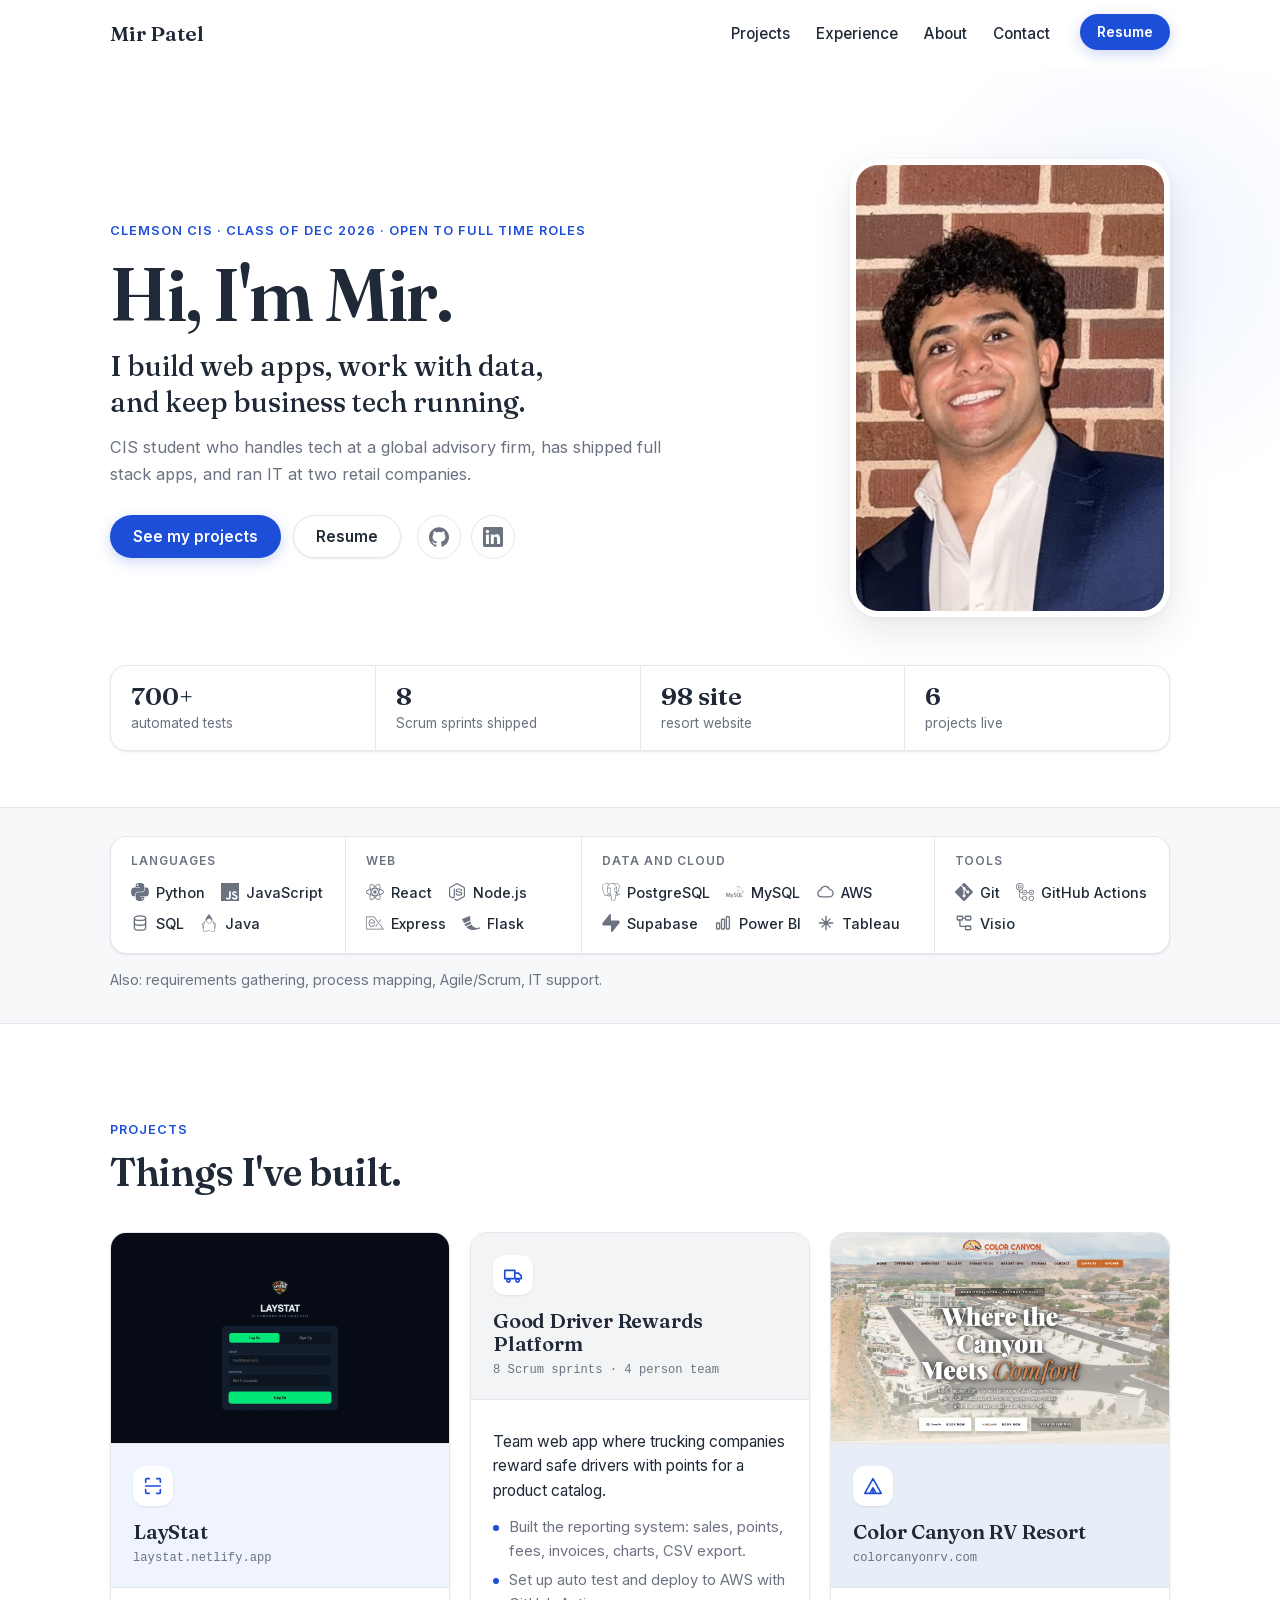
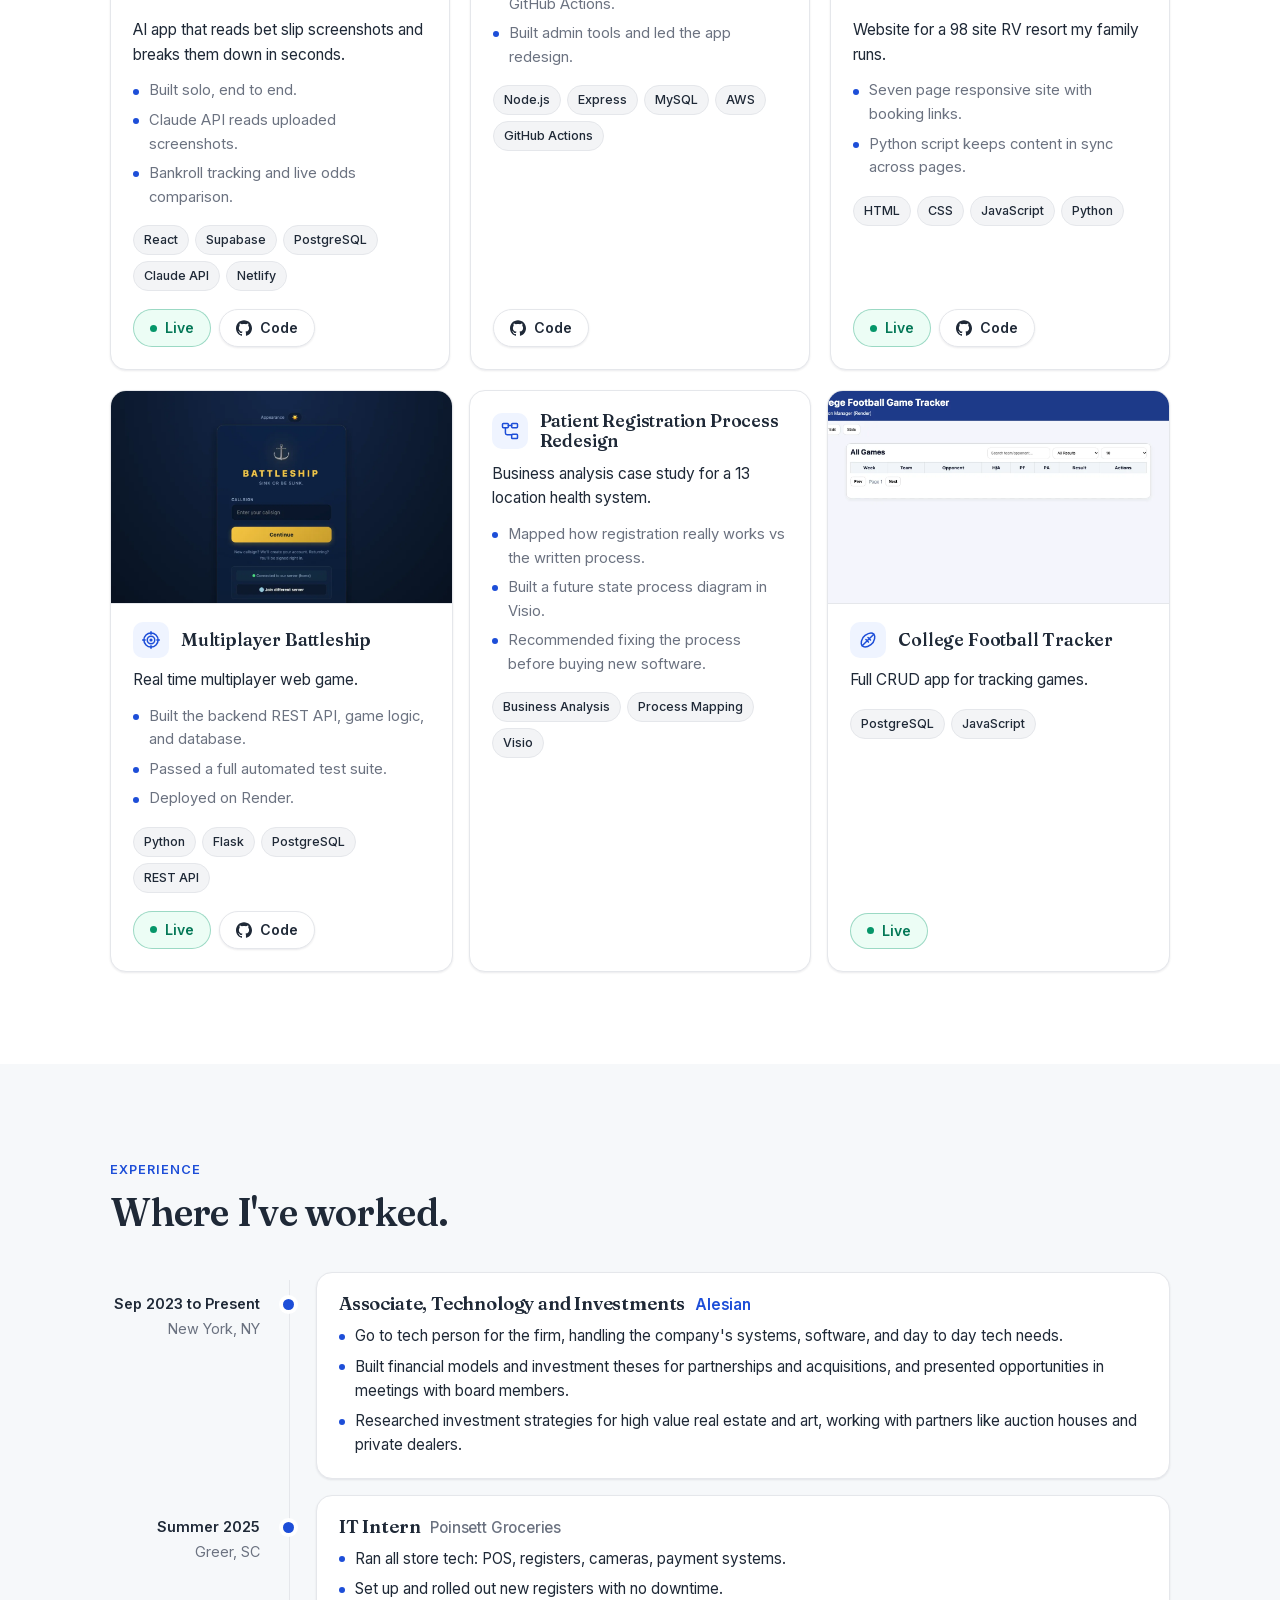
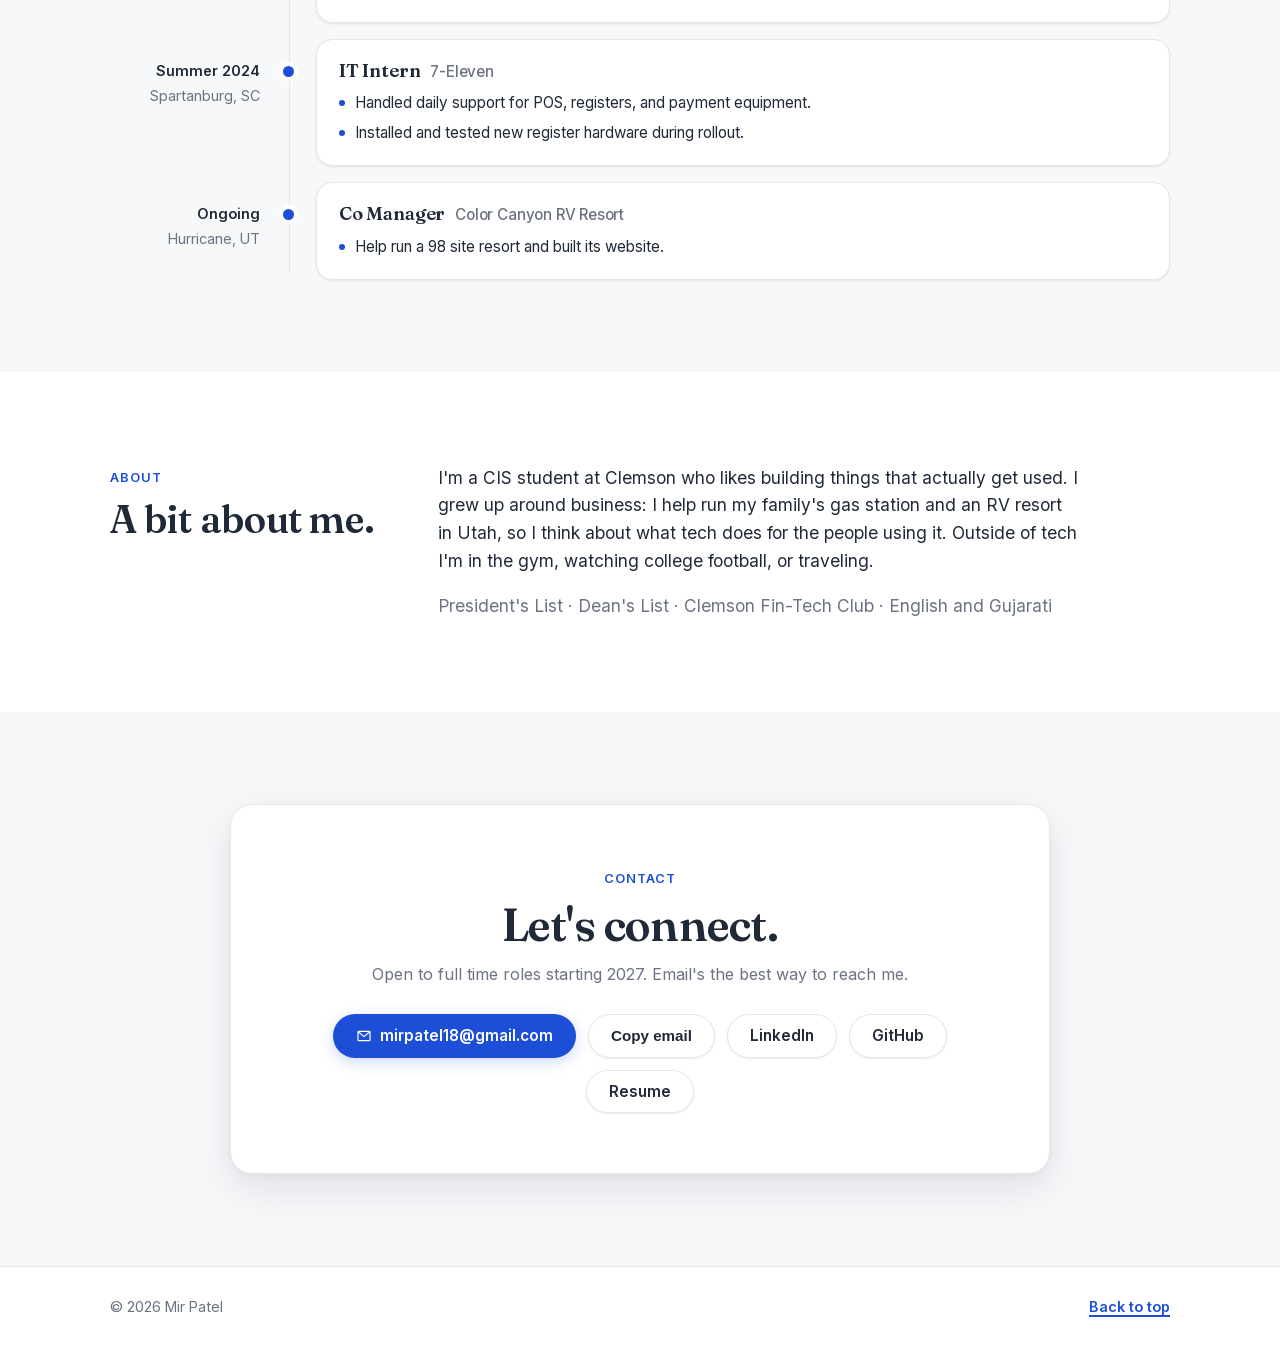
<file: index.html>
<!DOCTYPE html>
<html lang="en" class="no-js">
<head>
  <meta charset="UTF-8">
  <meta name="viewport" content="width=device-width, initial-scale=1.0">
  <title>Mir Patel | Software, Data, and IT</title>
  <meta name="description" content="Mir Patel builds web apps, works with data, and keeps business tech running. Clemson Computer Information Systems, class of December 2026, open to full time roles.">
  <meta name="author" content="Mir Patel">
  <meta name="theme-color" content="#FFFFFF" media="(prefers-color-scheme: light)">
  <meta name="theme-color" content="#0F172A" media="(prefers-color-scheme: dark)">
  <link rel="canonical" href="https://mirpatel.one/">

  <!-- Open Graph / LinkedIn -->
  <meta property="og:type" content="website">
  <meta property="og:url" content="https://mirpatel.one/">
  <meta property="og:site_name" content="Mir Patel">
  <meta property="og:title" content="Mir Patel | Software, Data, and IT">
  <meta property="og:description" content="I build web apps, work with data, and keep business tech running. Clemson CIS, class of December 2026.">
  <meta property="og:image" content="https://mirpatel.one/assets/images/og-image.png">
  <meta property="og:image:width" content="1200">
  <meta property="og:image:height" content="630">
  <meta property="og:image:alt" content="Mir Patel. I build web apps, work with data, and keep business tech running.">
  <meta name="twitter:card" content="summary_large_image">
  <meta name="twitter:title" content="Mir Patel | Software, Data, and IT">
  <meta name="twitter:description" content="I build web apps, work with data, and keep business tech running. Clemson CIS, class of December 2026.">
  <meta name="twitter:image" content="https://mirpatel.one/assets/images/og-image.png">

  <!-- Icons -->
  <link rel="icon" href="assets/images/favicon.svg" type="image/svg+xml">
  <link rel="icon" href="assets/images/favicon-32.png" sizes="32x32" type="image/png">
  <link rel="apple-touch-icon" href="assets/images/apple-touch-icon.png">

  <!-- Preloads (fonts are self hosted) -->
  <link rel="preload" href="assets/fonts/fraunces-latin.woff2" as="font" type="font/woff2" crossorigin>
  <link rel="preload" href="assets/fonts/inter-latin.woff2" as="font" type="font/woff2" crossorigin>
  <link rel="preload" href="assets/images/headshot.webp" as="image" type="image/webp" fetchpriority="high">

  <link rel="stylesheet" href="styles.css">

  <script type="application/ld+json">
  {
    "@context": "https://schema.org",
    "@type": "Person",
    "name": "Mir Patel",
    "url": "https://mirpatel.one/",
    "image": "https://mirpatel.one/assets/images/headshot.jpg",
    "jobTitle": "Associate, Technology and Investments",
    "worksFor": { "@type": "Organization", "name": "Alesian", "url": "https://www.alesian.com" },
    "alumniOf": { "@type": "CollegeOrUniversity", "name": "Clemson University" },
    "sameAs": [
      "https://www.linkedin.com/in/mir-patel-273364245/",
      "https://github.com/mirpatelll"
    ]
  }
  </script>
</head>
<body>
  <a class="skip-link" href="#main">Skip to content</a>

  <!-- ============ NAV ============ -->
  <header class="site-header">
    <nav class="nav container" aria-label="Primary">
      <a class="brand" href="#top">Mir Patel</a>

      <button class="nav-toggle" type="button" aria-expanded="false" aria-controls="nav-menu" aria-label="Open menu">
        <span class="nav-toggle-bar"></span>
        <span class="nav-toggle-bar"></span>
        <span class="nav-toggle-bar"></span>
      </button>

      <div class="nav-menu" id="nav-menu">
        <ul class="nav-links">
          <li><a href="#projects">Projects</a></li>
          <li><a href="#experience">Experience</a></li>
          <li><a href="#about">About</a></li>
          <li><a href="#contact">Contact</a></li>
        </ul>
        <a class="btn btn-primary btn-sm" href="assets/Mir_Patel_Resume.pdf?v=2" target="_blank" rel="noopener">Resume</a>
      </div>
    </nav>
  </header>

  <main id="main">
    <!-- ============ HERO ============ -->
    <section class="hero" id="top">
      <div class="container hero-inner">
        <div class="hero-text">
          <p class="eyebrow">Clemson CIS · Class of Dec 2026 · Open to full time roles</p>
          <h1 class="hero-title">Hi, I'm Mir.</h1>
          <p class="hero-sub">I build web apps, work with data, and keep business tech running.</p>
          <p class="hero-line">CIS student who handles tech at a global advisory firm, has shipped full stack apps, and ran IT at two retail companies.</p>
          <div class="hero-actions">
            <a class="btn btn-primary" href="#projects">See my projects</a>
            <a class="btn btn-secondary" href="assets/Mir_Patel_Resume.pdf?v=2" target="_blank" rel="noopener">Resume</a>
            <div class="social-links">
              <a class="icon-link" href="https://github.com/mirpatelll" target="_blank" rel="noopener" aria-label="GitHub"><svg class="ti" viewBox="0 0 24 24" aria-hidden="true"><path fill="currentColor" d="M12 .297c-6.63 0-12 5.373-12 12 0 5.303 3.438 9.8 8.205 11.385.6.113.82-.258.82-.577 0-.285-.01-1.04-.015-2.04-3.338.724-4.042-1.61-4.042-1.61C4.422 18.07 3.633 17.7 3.633 17.7c-1.087-.744.084-.729.084-.729 1.205.084 1.838 1.236 1.838 1.236 1.07 1.835 2.809 1.305 3.495.998.108-.776.417-1.305.76-1.605-2.665-.3-5.466-1.332-5.466-5.93 0-1.31.465-2.38 1.235-3.22-.135-.303-.54-1.523.105-3.176 0 0 1.005-.322 3.3 1.23.96-.267 1.98-.399 3-.405 1.02.006 2.04.138 3 .405 2.28-1.552 3.285-1.23 3.285-1.23.645 1.653.24 2.873.12 3.176.765.84 1.23 1.91 1.23 3.22 0 4.61-2.805 5.625-5.475 5.92.42.36.81 1.096.81 2.22 0 1.606-.015 2.896-.015 3.286 0 .315.21.69.825.57C20.565 22.092 24 17.592 24 12.297c0-6.627-5.373-12-12-12"/></svg></a>
              <a class="icon-link" href="https://www.linkedin.com/in/mir-patel-273364245/" target="_blank" rel="noopener" aria-label="LinkedIn"><svg class="ti" viewBox="0 0 24 24" aria-hidden="true"><path fill="currentColor" d="M20.45 20.45h-3.56v-5.57c0-1.33-.02-3.04-1.85-3.04-1.85 0-2.13 1.45-2.13 2.94v5.67H9.35V9h3.41v1.56h.05c.48-.9 1.64-1.85 3.37-1.85 3.6 0 4.27 2.37 4.27 5.46v6.28zM5.34 7.43a2.06 2.06 0 1 1 0-4.13 2.06 2.06 0 0 1 0 4.13zM7.12 20.45H3.55V9h3.57v11.45zM22.22 0H1.77C.79 0 0 .77 0 1.73v20.54C0 23.23.79 24 1.77 24h20.45c.98 0 1.78-.77 1.78-1.73V1.73C24 .77 23.2 0 22.22 0z"/></svg></a>
            </div>
          </div>
        </div>
        <div class="hero-photo">
          <picture>
            <source srcset="assets/images/headshot.webp" type="image/webp">
            <img src="assets/images/headshot.jpg" alt="Mir Patel" width="367" height="532" fetchpriority="high" decoding="async">
          </picture>
        </div>
      </div>
      <div class="container">
        <ul class="stats" aria-label="Highlights">
          <li><strong>700+</strong><span>automated tests</span></li>
          <li><strong>8</strong><span>Scrum sprints shipped</span></li>
          <li><strong>98 site</strong><span>resort website</span></li>
          <li><strong>6</strong><span>projects live</span></li>
        </ul>
      </div>
    </section>

    <!-- ============ TECH STACK ============ -->
    <section class="stack" aria-labelledby="stack-title">
      <div class="container">
        <h2 class="visually-hidden" id="stack-title">Tech stack</h2>
        <div class="stack-groups">
          <div class="stack-group">
            <h3>Languages</h3>
            <ul class="stack-list">
              <li><svg class="ti" viewBox="0 0 24 24" aria-hidden="true"><path fill="currentColor" d="M11.858 0c-.978.005-1.913.088-2.736.234C6.7.662 6.26 1.558 6.26 3.21v2.182h5.725v.727H4.111c-1.664 0-3.121 1-3.577 2.903-.526 2.181-.549 3.542 0 5.82.407 1.694 1.379 2.902 3.043 2.902h1.969v-2.616c0-1.89 1.635-3.557 3.576-3.557h5.72c1.591 0 2.862-1.31 2.862-2.91v-5.45c0-1.553-1.309-2.718-2.863-2.977A18 18 0 0 0 11.858 0M8.762 1.755c.591 0 1.074.491 1.074 1.095 0 .601-.483 1.087-1.074 1.087A1.08 1.08 0 0 1 7.688 2.85c0-.604.48-1.095 1.074-1.095m9.656 4.364v2.543c0 1.971-1.671 3.63-3.577 3.63H9.122c-1.566 0-2.862 1.34-2.862 2.91v5.452c0 1.551 1.349 2.464 2.862 2.91 1.813.532 3.55.628 5.72 0 1.44-.418 2.862-1.258 2.862-2.91V18.47h-5.719v-.727h8.582c1.664 0 2.284-1.16 2.862-2.903.598-1.793.573-3.518 0-5.819-.41-1.656-1.196-2.903-2.862-2.903zm-3.216 13.807a1.08 1.08 0 0 1 1.074 1.088c0 .604-.48 1.094-1.074 1.094-.592 0-1.075-.49-1.075-1.094 0-.601.483-1.088 1.075-1.088"/></svg><span>Python</span></li>
              <li><svg class="ti" viewBox="0 0 24 24" aria-hidden="true"><path fill="currentColor" d="M0 0h24v24H0V0zm22.034 18.276c-.175-1.095-.888-2.015-3.003-2.873-.736-.345-1.554-.585-1.797-1.14-.091-.33-.105-.51-.046-.705.15-.646.915-.84 1.515-.66.39.12.75.42.976.9 1.034-.676 1.034-.676 1.755-1.125-.27-.42-.404-.601-.586-.78-.63-.705-1.469-1.065-2.834-1.034l-.705.089c-.676.165-1.32.525-1.71 1.005-1.14 1.291-.811 3.541.569 4.471 1.365 1.02 3.361 1.244 3.616 2.205.24 1.17-.87 1.545-1.966 1.41-.811-.18-1.26-.586-1.755-1.336l-1.83 1.051c.21.48.45.689.81 1.109 1.74 1.756 6.09 1.666 6.871-1.004.029-.09.24-.705.074-1.65l.046.067zm-8.983-7.245h-2.248c0 1.938-.009 3.864-.009 5.805 0 1.232.063 2.363-.138 2.711-.33.689-1.18.601-1.566.48-.396-.196-.597-.466-.83-.855-.063-.105-.11-.196-.127-.196l-1.825 1.125c.305.63.75 1.172 1.324 1.517.855.51 2.004.675 3.207.405.783-.226 1.458-.691 1.811-1.411.51-.93.402-2.07.397-3.346.012-2.054 0-4.109 0-6.179l.004-.056z"/></svg><span>JavaScript</span></li>
              <li><svg class="ti" viewBox="0 0 24 24" aria-hidden="true" fill="none" stroke="currentColor" stroke-width="1.8" stroke-linecap="round" stroke-linejoin="round"><ellipse cx="12" cy="5.5" rx="7.5" ry="3"/><path d="M4.5 5.5v13c0 1.7 3.4 3 7.5 3s7.5-1.3 7.5-3v-13"/><path d="M4.5 12c0 1.7 3.4 3 7.5 3s7.5-1.3 7.5-3"/></svg><span>SQL</span></li>
              <li><svg class="ti" viewBox="0 0 24 24" aria-hidden="true"><path fill="currentColor" d="M11.915 0 11.7.215C9.515 2.4 7.47 6.39 6.046 10.483c-1.064 1.024-3.633 2.81-3.711 3.551-.093.87 1.746 2.611 1.55 3.235-.198.625-1.304 1.408-1.014 1.939.1.188.823.011 1.277-.491a13.389 13.389 0 0 0-.017 2.14c.076.906.27 1.668.643 2.232.372.563.956.911 1.667.911.397 0 .727-.114 1.024-.264.298-.149.571-.33.91-.5.68-.34 1.634-.666 3.53-.604 1.903.062 2.872.39 3.559.704.687.314 1.15.664 1.925.664.767 0 1.395-.336 1.807-.9.412-.563.631-1.33.72-2.24.06-.623.055-1.32 0-2.066.454.45 1.117.604 1.213.424.29-.53-.816-1.314-1.013-1.937-.198-.624 1.642-2.366 1.549-3.236-.08-.748-2.707-2.568-3.748-3.586C16.428 6.374 14.308 2.394 12.13.215zm.175 6.038a2.95 2.95 0 0 1 2.943 2.942 2.95 2.95 0 0 1-2.943 2.943A2.95 2.95 0 0 1 9.148 8.98a2.95 2.95 0 0 1 2.942-2.942zM8.685 7.983a3.515 3.515 0 0 0-.145.997c0 1.951 1.6 3.55 3.55 3.55 1.95 0 3.55-1.598 3.55-3.55 0-.329-.046-.648-.132-.951.334.095.64.208.915.336a42.699 42.699 0 0 1 2.042 5.829c.678 2.545 1.01 4.92.846 6.607-.082.844-.29 1.51-.606 1.94-.315.431-.713.651-1.315.651-.593 0-.932-.27-1.673-.61-.741-.338-1.825-.694-3.792-.758-1.974-.064-3.073.293-3.821.669-.375.188-.659.373-.911.5s-.466.2-.752.2c-.53 0-.876-.209-1.16-.64-.285-.43-.474-1.101-.545-1.948-.141-1.693.176-4.069.823-6.614a43.155 43.155 0 0 1 1.934-5.783c.348-.167.749-.31 1.192-.425zm-3.382 4.362a.216.216 0 0 1 .13.031c-.166.56-.323 1.116-.463 1.665a33.849 33.849 0 0 0-.547 2.555 3.9 3.9 0 0 0-.2-.39c-.58-1.012-.914-1.642-1.16-2.08.315-.24 1.679-1.755 2.24-1.781zm13.394.01c.562.027 1.926 1.543 2.24 1.783-.246.438-.58 1.068-1.16 2.08a4.428 4.428 0 0 0-.163.309 32.354 32.354 0 0 0-.562-2.49 40.579 40.579 0 0 0-.482-1.652.216.216 0 0 1 .127-.03z"/></svg><span>Java</span></li>
            </ul>
          </div>
          <div class="stack-group">
            <h3>Web</h3>
            <ul class="stack-list">
              <li><svg class="ti" viewBox="0 0 24 24" aria-hidden="true"><path fill="currentColor" d="M14.23 12.004a2.236 2.236 0 0 1-2.235 2.236 2.236 2.236 0 0 1-2.236-2.236 2.236 2.236 0 0 1 2.235-2.236 2.236 2.236 0 0 1 2.236 2.236zm2.648-10.69c-1.346 0-3.107.96-4.888 2.622-1.78-1.653-3.542-2.602-4.887-2.602-.41 0-.783.093-1.106.278-1.375.793-1.683 3.264-.973 6.365C1.98 8.917 0 10.42 0 12.004c0 1.59 1.99 3.097 5.043 4.03-.704 3.113-.39 5.588.988 6.38.32.187.69.275 1.102.275 1.345 0 3.107-.96 4.888-2.624 1.78 1.654 3.542 2.603 4.887 2.603.41 0 .783-.09 1.106-.275 1.374-.792 1.683-3.263.973-6.365C22.02 15.096 24 13.59 24 12.004c0-1.59-1.99-3.097-5.043-4.032.704-3.11.39-5.587-.988-6.38-.318-.184-.688-.277-1.092-.278zm-.005 1.09v.006c.225 0 .406.044.558.127.666.382.955 1.835.73 3.704-.054.46-.142.945-.25 1.44-.96-.236-2.006-.417-3.107-.534-.66-.905-1.345-1.727-2.035-2.447 1.592-1.48 3.087-2.292 4.105-2.295zm-9.77.02c1.012 0 2.514.808 4.11 2.28-.686.72-1.37 1.537-2.02 2.442-1.107.117-2.154.298-3.113.538-.112-.49-.195-.964-.254-1.42-.23-1.868.054-3.32.714-3.707.19-.09.4-.127.563-.132zm4.882 3.05c.455.468.91.992 1.36 1.564-.44-.02-.89-.034-1.345-.034-.46 0-.915.01-1.36.034.44-.572.895-1.096 1.345-1.565zM12 8.1c.74 0 1.477.034 2.202.093.406.582.802 1.203 1.183 1.86.372.64.71 1.29 1.018 1.946-.308.655-.646 1.31-1.013 1.95-.38.66-.773 1.288-1.18 1.87-.728.063-1.466.098-2.21.098-.74 0-1.477-.035-2.202-.093-.406-.582-.802-1.204-1.183-1.86-.372-.64-.71-1.29-1.018-1.946.303-.657.646-1.313 1.013-1.954.38-.66.773-1.286 1.18-1.868.728-.064 1.466-.098 2.21-.098zm-3.635.254c-.24.377-.48.763-.704 1.16-.225.39-.435.782-.635 1.174-.265-.656-.49-1.31-.676-1.947.64-.15 1.315-.283 2.015-.386zm7.26 0c.695.103 1.365.23 2.006.387-.18.632-.405 1.282-.66 1.933-.2-.39-.41-.783-.64-1.174-.225-.392-.465-.774-.705-1.146zm3.063.675c.484.15.944.317 1.375.498 1.732.74 2.852 1.708 2.852 2.476-.005.768-1.125 1.74-2.857 2.475-.42.18-.88.342-1.355.493-.28-.958-.646-1.956-1.1-2.98.45-1.017.81-2.01 1.085-2.964zm-13.395.004c.278.96.645 1.957 1.1 2.98-.45 1.017-.812 2.01-1.086 2.964-.484-.15-.944-.318-1.37-.5-1.732-.737-2.852-1.706-2.852-2.474 0-.768 1.12-1.742 2.852-2.476.42-.18.88-.342 1.356-.494zm11.678 4.28c.265.657.49 1.312.676 1.948-.64.157-1.316.29-2.016.39.24-.375.48-.762.705-1.158.225-.39.435-.788.636-1.18zm-9.945.02c.2.392.41.783.64 1.175.23.39.465.772.705 1.143-.695-.102-1.365-.23-2.006-.386.18-.63.406-1.282.66-1.933zM17.92 16.32c.112.493.2.968.254 1.423.23 1.868-.054 3.32-.714 3.708-.147.09-.338.128-.563.128-1.012 0-2.514-.807-4.11-2.28.686-.72 1.37-1.536 2.02-2.44 1.107-.118 2.154-.3 3.113-.54zm-11.83.01c.96.234 2.006.415 3.107.532.66.905 1.345 1.727 2.035 2.446-1.595 1.483-3.092 2.295-4.11 2.295-.22-.005-.406-.05-.553-.132-.666-.38-.955-1.834-.73-3.703.054-.46.142-.944.25-1.438zm4.56.64c.44.02.89.034 1.345.034.46 0 .915-.01 1.36-.034-.44.572-.895 1.095-1.345 1.565-.455-.47-.91-.993-1.36-1.565z"/></svg><span>React</span></li>
              <li><svg class="ti" viewBox="0 0 24 24" aria-hidden="true"><path fill="currentColor" d="M11.998,24c-0.321,0-0.641-0.084-0.922-0.247l-2.936-1.737c-0.438-0.245-0.224-0.332-0.08-0.383 c0.585-0.203,0.703-0.25,1.328-0.604c0.065-0.037,0.151-0.023,0.218,0.017l2.256,1.339c0.082,0.045,0.197,0.045,0.272,0l8.795-5.076 c0.082-0.047,0.134-0.141,0.134-0.238V6.921c0-0.099-0.053-0.192-0.137-0.242l-8.791-5.072c-0.081-0.047-0.189-0.047-0.271,0 L3.075,6.68C2.99,6.729,2.936,6.825,2.936,6.921v10.15c0,0.097,0.054,0.189,0.139,0.235l2.409,1.392 c1.307,0.654,2.108-0.116,2.108-0.89V7.787c0-0.142,0.114-0.253,0.256-0.253h1.115c0.139,0,0.255,0.112,0.255,0.253v10.021 c0,1.745-0.95,2.745-2.604,2.745c-0.508,0-0.909,0-2.026-0.551L2.28,18.675c-0.57-0.329-0.922-0.945-0.922-1.604V6.921 c0-0.659,0.353-1.275,0.922-1.603l8.795-5.082c0.557-0.315,1.296-0.315,1.848,0l8.794,5.082c0.57,0.329,0.924,0.944,0.924,1.603 v10.15c0,0.659-0.354,1.273-0.924,1.604l-8.794,5.078C12.643,23.916,12.324,24,11.998,24z M19.099,13.993 c0-1.9-1.284-2.406-3.987-2.763c-2.731-0.361-3.009-0.548-3.009-1.187c0-0.528,0.235-1.233,2.258-1.233 c1.807,0,2.473,0.389,2.747,1.607c0.024,0.115,0.129,0.199,0.247,0.199h1.141c0.071,0,0.138-0.031,0.186-0.081 c0.048-0.054,0.074-0.123,0.067-0.196c-0.177-2.098-1.571-3.076-4.388-3.076c-2.508,0-4.004,1.058-4.004,2.833 c0,1.925,1.488,2.457,3.895,2.695c2.88,0.282,3.103,0.703,3.103,1.269c0,0.983-0.789,1.402-2.642,1.402 c-2.327,0-2.839-0.584-3.011-1.742c-0.02-0.124-0.126-0.215-0.253-0.215h-1.137c-0.141,0-0.254,0.112-0.254,0.253 c0,1.482,0.806,3.248,4.655,3.248C17.501,17.007,19.099,15.91,19.099,13.993z"/></svg><span>Node.js</span></li>
              <li><svg class="ti" viewBox="0 0 24 24" aria-hidden="true"><path fill="currentColor" d="M12.262 16.666h1.146l6.975-9.325H19.22zm9.778 1.441v.004l-4.334-5.706-.557.74 4.873 6.682H.945V4.173h9.505l5.026 6.7.574-.772-4.374-5.928h.003l-.719-.945H0v17.544h24zM10.917 8.705a3.8 3.8 0 0 0-1.292-1.183q-.796-.45-1.916-.45c-.746 0-1.37.14-1.906.424a3.76 3.76 0 0 0-1.31 1.12 4.9 4.9 0 0 0-.75 1.581 7.17 7.17 0 0 0 0 3.696c.148.567.402 1.101.75 1.573a3.5 3.5 0 0 0 1.31 1.066q.803.39 1.906.389 1.77 0 2.739-.868.966-.867 1.328-2.457h-1.139q-.271 1.084-.977 1.734-.704.651-1.952.65-.812 0-1.392-.342a3.1 3.1 0 0 1-.957-.869 3.5 3.5 0 0 1-.551-1.182 5 5 0 0 1-.17-1.133 9 9 0 0 0-.015-.286 4.5 4.5 0 0 1 .015-.829c.047-.418.147-.83.296-1.223A3.7 3.7 0 0 1 5.54 9.05a2.9 2.9 0 0 1 .922-.742q.541-.28 1.246-.28c.47 0 .869.093 1.23.28q.541.281.922.742.379.461.587 1.057t.225 1.246H5.625l.004.957h6.182a7.3 7.3 0 0 0-.18-1.924 4.9 4.9 0 0 0-.715-1.68z"/></svg><span>Express</span></li>
              <li><svg class="ti" viewBox="0 0 24 24" aria-hidden="true"><path fill="currentColor" d="M10.773 2.878c-.013 1.434.322 4.624.445 5.734l-8.558 3.83c-.56-.959-.98-2.304-1.237-3.38l-.06.027c-.205.09-.406.053-.494-.088l-.011-.018-.82-1.506c-.058-.105-.05-.252.024-.392a.78.78 0 0 1 .358-.331l9.824-4.207c.146-.064.299-.063.4.004.106.062.127.128.13.327Zm.68 7c.523 1.97.675 2.412.832 2.818l-7.263 3.7a19.35 19.35 0 0 1-1.81-2.83l8.24-3.689Zm12.432 8.786h.003c.283.402-.047.657-.153.698l-.947.37c.037.125.035.319-.217.414l-.736.287c-.229.09-.398-.059-.42-.2l-.025-.125c-4.427 1.784-7.94 1.685-10.696.647-1.981-.745-3.576-1.983-4.846-3.379l6.948-3.54c.721 1.431 1.586 2.454 2.509 3.178 2.086 1.638 4.415 1.712 5.793 1.563l-.047-.233c-.015-.077.007-.135.086-.165l.734-.288a.302.302 0 0 1 .342.086l.748-.288a.306.306 0 0 1 .341.086l.583.89Z"/></svg><span>Flask</span></li>
            </ul>
          </div>
          <div class="stack-group">
            <h3>Data and Cloud</h3>
            <ul class="stack-list">
              <li><svg class="ti" viewBox="0 0 24 24" aria-hidden="true"><path fill="currentColor" d="M23.5594 14.7228a.5269.5269 0 0 0-.0563-.1191c-.139-.2632-.4768-.3418-1.0074-.2321-1.6533.3411-2.2935.1312-2.5256-.0191 1.342-2.0482 2.445-4.522 3.0411-6.8297.2714-1.0507.7982-3.5237.1222-4.7316a1.5641 1.5641 0 0 0-.1509-.235C21.6931.9086 19.8007.0248 17.5099.0005c-1.4947-.0158-2.7705.3461-3.1161.4794a9.449 9.449 0 0 0-.5159-.0816 8.044 8.044 0 0 0-1.3114-.1278c-1.1822-.0184-2.2038.2642-3.0498.8406-.8573-.3211-4.7888-1.645-7.2219.0788C.9359 2.1526.3086 3.8733.4302 6.3043c.0409.818.5069 3.334 1.2423 5.7436.4598 1.5065.9387 2.7019 1.4334 3.582.553.9942 1.1259 1.5933 1.7143 1.7895.4474.1491 1.1327.1441 1.8581-.7279.8012-.9635 1.5903-1.8258 1.9446-2.2069.4351.2355.9064.3625 1.39.3772a.0569.0569 0 0 0 .0004.0041 11.0312 11.0312 0 0 0-.2472.3054c-.3389.4302-.4094.5197-1.5002.7443-.3102.064-1.1344.2339-1.1464.8115-.0025.1224.0329.2309.0919.3268.2269.4231.9216.6097 1.015.6331 1.3345.3335 2.5044.092 3.3714-.6787-.017 2.231.0775 4.4174.3454 5.0874.2212.5529.7618 1.9045 2.4692 1.9043.2505 0 .5263-.0291.8296-.0941 1.7819-.3821 2.5557-1.1696 2.855-2.9059.1503-.8707.4016-2.8753.5388-4.1012.0169-.0703.0357-.1207.057-.1362.0007-.0005.0697-.0471.4272.0307a.3673.3673 0 0 0 .0443.0068l.2539.0223.0149.001c.8468.0384 1.9114-.1426 2.5312-.4308.6438-.2988 1.8057-1.0323 1.5951-1.6698zM2.371 11.8765c-.7435-2.4358-1.1779-4.8851-1.2123-5.5719-.1086-2.1714.4171-3.6829 1.5623-4.4927 1.8367-1.2986 4.8398-.5408 6.108-.13-.0032.0032-.0066.0061-.0098.0094-2.0238 2.044-1.9758 5.536-1.9708 5.7495-.0002.0823.0066.1989.0162.3593.0348.5873.0996 1.6804-.0735 2.9184-.1609 1.1504.1937 2.2764.9728 3.0892.0806.0841.1648.1631.2518.2374-.3468.3714-1.1004 1.1926-1.9025 2.1576-.5677.6825-.9597.5517-1.0886.5087-.3919-.1307-.813-.5871-1.2381-1.3223-.4796-.839-.9635-2.0317-1.4155-3.5126zm6.0072 5.0871c-.1711-.0428-.3271-.1132-.4322-.1772.0889-.0394.2374-.0902.4833-.1409 1.2833-.2641 1.4815-.4506 1.9143-1.0002.0992-.126.2116-.2687.3673-.4426a.3549.3549 0 0 0 .0737-.1298c.1708-.1513.2724-.1099.4369-.0417.156.0646.3078.26.3695.4752.0291.1016.0619.2945-.0452.4444-.9043 1.2658-2.2216 1.2494-3.1676 1.0128zm2.094-3.988-.0525.141c-.133.3566-.2567.6881-.3334 1.003-.6674-.0021-1.3168-.2872-1.8105-.8024-.6279-.6551-.9131-1.5664-.7825-2.5004.1828-1.3079.1153-2.4468.079-3.0586-.005-.0857-.0095-.1607-.0122-.2199.2957-.2621 1.6659-.9962 2.6429-.7724.4459.1022.7176.4057.8305.928.5846 2.7038.0774 3.8307-.3302 4.7363-.084.1866-.1633.3629-.2311.5454zm7.3637 4.5725c-.0169.1768-.0358.376-.0618.5959l-.146.4383a.3547.3547 0 0 0-.0182.1077c-.0059.4747-.054.6489-.115.8693-.0634.2292-.1353.4891-.1794 1.0575-.11 1.4143-.8782 2.2267-2.4172 2.5565-1.5155.3251-1.7843-.4968-2.0212-1.2217a6.5824 6.5824 0 0 0-.0769-.2266c-.2154-.5858-.1911-1.4119-.1574-2.5551.0165-.5612-.0249-1.9013-.3302-2.6462.0044-.2932.0106-.5909.019-.8918a.3529.3529 0 0 0-.0153-.1126 1.4927 1.4927 0 0 0-.0439-.208c-.1226-.4283-.4213-.7866-.7797-.9351-.1424-.059-.4038-.1672-.7178-.0869.067-.276.1831-.5875.309-.9249l.0529-.142c.0595-.16.134-.3257.213-.5012.4265-.9476 1.0106-2.2453.3766-5.1772-.2374-1.0981-1.0304-1.6343-2.2324-1.5098-.7207.0746-1.3799.3654-1.7088.5321a5.6716 5.6716 0 0 0-.1958.1041c.0918-1.1064.4386-3.1741 1.7357-4.4823a4.0306 4.0306 0 0 1 .3033-.276.3532.3532 0 0 0 .1447-.0644c.7524-.5706 1.6945-.8506 2.802-.8325.4091.0067.8017.0339 1.1742.081 1.939.3544 3.2439 1.4468 4.0359 2.3827.8143.9623 1.2552 1.9315 1.4312 2.4543-1.3232-.1346-2.2234.1268-2.6797.779-.9926 1.4189.543 4.1729 1.2811 5.4964.1353.2426.2522.4522.2889.5413.2403.5825.5515.9713.7787 1.2552.0696.087.1372.1714.1885.245-.4008.1155-1.1208.3825-1.0552 1.717-.0123.1563-.0423.4469-.0834.8148-.0461.2077-.0702.4603-.0994.7662zm.8905-1.6211c-.0405-.8316.2691-.9185.5967-1.0105a2.8566 2.8566 0 0 0 .135-.0406 1.202 1.202 0 0 0 .1342.103c.5703.3765 1.5823.4213 3.0068.1344-.2016.1769-.5189.3994-.9533.6011-.4098.1903-1.0957.333-1.7473.3636-.7197.0336-1.0859-.0807-1.1721-.151zm.5695-9.2712c-.0059.3508-.0542.6692-.1054 1.0017-.055.3576-.112.7274-.1264 1.1762-.0142.4368.0404.8909.0932 1.3301.1066.887.216 1.8003-.2075 2.7014a3.5272 3.5272 0 0 1-.1876-.3856c-.0527-.1276-.1669-.3326-.3251-.6162-.6156-1.1041-2.0574-3.6896-1.3193-4.7446.3795-.5427 1.3408-.5661 2.1781-.463zm.2284 7.0137a12.3762 12.3762 0 0 0-.0853-.1074l-.0355-.0444c.7262-1.1995.5842-2.3862.4578-3.4385-.0519-.4318-.1009-.8396-.0885-1.2226.0129-.4061.0666-.7543.1185-1.0911.0639-.415.1288-.8443.1109-1.3505.0134-.0531.0188-.1158.0118-.1902-.0457-.4855-.5999-1.938-1.7294-3.253-.6076-.7073-1.4896-1.4972-2.6889-2.0395.5251-.1066 1.2328-.2035 2.0244-.1859 2.0515.0456 3.6746.8135 4.8242 2.2824a.908.908 0 0 1 .0667.1002c.7231 1.3556-.2762 6.2751-2.9867 10.5405zm-8.8166-6.1162c-.025.1794-.3089.4225-.6211.4225a.5821.5821 0 0 1-.0809-.0056c-.1873-.026-.3765-.144-.5059-.3156-.0458-.0605-.1203-.178-.1055-.2844.0055-.0401.0261-.0985.0925-.1488.1182-.0894.3518-.1226.6096-.0867.3163.0441.6426.1938.6113.4186zm7.9305-.4114c.0111.0792-.049.201-.1531.3102-.0683.0717-.212.1961-.4079.2232a.5456.5456 0 0 1-.075.0052c-.2935 0-.5414-.2344-.5607-.3717-.024-.1765.2641-.3106.5611-.352.297-.0414.6111.0088.6356.1851z"/></svg><span>PostgreSQL</span></li>
              <li><svg class="ti" viewBox="0 0 24 24" aria-hidden="true"><path fill="currentColor" d="M16.405 5.501c-.115 0-.193.014-.274.033v.013h.014c.054.104.146.18.214.273.054.107.1.214.154.32l.014-.015c.094-.066.14-.172.14-.333-.04-.047-.046-.094-.08-.14-.04-.067-.126-.1-.18-.153zM5.77 18.695h-.927a50.854 50.854 0 00-.27-4.41h-.008l-1.41 4.41H2.45l-1.4-4.41h-.01a72.892 72.892 0 00-.195 4.41H0c.055-1.966.192-3.81.41-5.53h1.15l1.335 4.064h.008l1.347-4.064h1.095c.242 2.015.384 3.86.428 5.53zm4.017-4.08c-.378 2.045-.876 3.533-1.492 4.46-.482.716-1.01 1.073-1.583 1.073-.153 0-.34-.046-.566-.138v-.494c.11.017.24.026.386.026.268 0 .483-.075.647-.222.197-.18.295-.382.295-.605 0-.155-.077-.47-.23-.944L6.23 14.615h.91l.727 2.36c.164.536.233.91.205 1.123.4-1.064.678-2.227.835-3.483zm12.325 4.08h-2.63v-5.53h.885v4.85h1.745zm-3.32.135l-1.016-.5c.09-.076.177-.158.255-.25.433-.506.648-1.258.648-2.253 0-1.83-.718-2.746-2.155-2.746-.704 0-1.254.232-1.65.697-.43.508-.646 1.256-.646 2.245 0 .972.19 1.686.574 2.14.35.41.877.615 1.583.615.264 0 .506-.033.725-.098l1.325.772.36-.622zM15.5 17.588c-.225-.36-.337-.94-.337-1.736 0-1.393.424-2.09 1.27-2.09.443 0 .77.167.977.5.224.362.336.936.336 1.723 0 1.404-.424 2.108-1.27 2.108-.445 0-.77-.167-.978-.5zm-1.658-.425c0 .47-.172.856-.516 1.156-.344.3-.803.45-1.384.45-.543 0-1.064-.172-1.573-.515l.237-.476c.438.22.833.328 1.19.328.332 0 .593-.073.783-.22a.754.754 0 00.3-.615c0-.33-.23-.61-.648-.845-.388-.213-1.163-.657-1.163-.657-.422-.307-.632-.636-.632-1.177 0-.45.157-.81.47-1.085.315-.278.72-.415 1.22-.415.512 0 .98.136 1.4.41l-.213.476a2.726 2.726 0 00-1.064-.23c-.283 0-.502.068-.654.206a.685.685 0 00-.248.524c0 .328.234.61.666.85.393.215 1.187.67 1.187.67.433.305.648.63.648 1.168zm9.382-5.852c-.535-.014-.95.04-1.297.188-.1.04-.26.04-.274.167.055.053.063.14.11.214.08.134.218.313.346.407.14.11.28.216.427.31.26.16.555.255.81.416.145.094.293.213.44.313.073.05.12.14.214.172v-.02c-.046-.06-.06-.147-.105-.214-.067-.067-.134-.127-.2-.193a3.223 3.223 0 00-.695-.675c-.214-.146-.682-.35-.77-.595l-.013-.014c.146-.013.32-.066.46-.106.227-.06.435-.047.67-.106.106-.027.213-.06.32-.094v-.06c-.12-.12-.21-.283-.334-.395a8.867 8.867 0 00-1.104-.823c-.21-.134-.476-.22-.697-.334-.08-.04-.214-.06-.26-.127-.12-.146-.19-.34-.275-.514a17.69 17.69 0 01-.547-1.163c-.12-.262-.193-.523-.34-.763-.69-1.137-1.437-1.826-2.586-2.5-.247-.14-.543-.2-.856-.274-.167-.008-.334-.02-.5-.027-.11-.047-.216-.174-.31-.235-.38-.24-1.364-.76-1.644-.072-.18.434.267.862.422 1.082.115.153.26.328.34.5.047.116.06.235.107.356.106.294.207.622.347.897.073.14.153.287.247.413.054.073.146.107.167.227-.094.136-.1.334-.154.5-.24.757-.146 1.693.194 2.25.107.166.362.534.703.393.3-.12.234-.5.32-.835.02-.08.007-.133.048-.187v.015c.094.188.188.367.274.555.206.328.566.668.867.895.16.12.287.328.487.402v-.02h-.015c-.043-.058-.1-.086-.154-.133a3.445 3.445 0 01-.35-.4 8.76 8.76 0 01-.747-1.218c-.11-.21-.202-.436-.29-.643-.04-.08-.04-.2-.107-.24-.1.146-.247.273-.32.453-.127.288-.14.642-.188 1.01-.027.007-.014 0-.027.014-.214-.052-.287-.274-.367-.46-.2-.475-.233-1.238-.06-1.785.047-.14.247-.582.167-.716-.042-.127-.174-.2-.247-.303a2.478 2.478 0 01-.24-.427c-.16-.374-.24-.788-.414-1.162-.08-.173-.22-.354-.334-.513-.127-.18-.267-.307-.368-.52-.033-.073-.08-.194-.027-.274.014-.054.042-.075.094-.09.088-.072.335.022.422.062.247.1.455.194.662.334.094.066.195.193.315.226h.14c.214.047.455.014.655.073.355.114.675.28.962.46a5.953 5.953 0 012.085 2.286c.08.154.115.295.188.455.14.33.313.663.455.982.14.315.275.636.476.897.1.14.502.213.682.286.133.06.34.115.46.188.23.14.454.3.67.454.11.076.443.243.463.378z"/></svg><span>MySQL</span></li>
              <li><svg class="ti" viewBox="0 0 24 24" aria-hidden="true" fill="none" stroke="currentColor" stroke-width="1.8" stroke-linecap="round" stroke-linejoin="round"><path d="M7 18.5a4.5 4.5 0 0 1-.6-8.96A6 6 0 0 1 18 8.5a4.5 4.5 0 0 1-.5 10H7z"/></svg><span>AWS</span></li>
              <li><svg class="ti" viewBox="0 0 24 24" aria-hidden="true"><path fill="currentColor" d="M11.9 1.036c-.015-.986-1.26-1.41-1.874-.637L.764 12.05C-.33 13.427.65 15.455 2.409 15.455h9.579l.113 7.51c.014.985 1.259 1.408 1.873.636l9.262-11.653c1.093-1.375.113-3.403-1.645-3.403h-9.642z"/></svg><span>Supabase</span></li>
              <li><svg class="ti" viewBox="0 0 24 24" aria-hidden="true" fill="none" stroke="currentColor" stroke-width="1.8" stroke-linecap="round" stroke-linejoin="round"><rect x="3.5" y="12" width="4" height="8" rx="1"/><rect x="10" y="7" width="4" height="13" rx="1"/><rect x="16.5" y="3.5" width="4" height="16.5" rx="1"/></svg><span>Power BI</span></li>
              <li><svg class="ti" viewBox="0 0 24 24" aria-hidden="true" fill="none" stroke="currentColor" stroke-width="1.8" stroke-linecap="round" stroke-linejoin="round"><path d="M12 3v18M3 12h18M6.5 6.5l11 11M17.5 6.5l-11 11"/></svg><span>Tableau</span></li>
            </ul>
          </div>
          <div class="stack-group">
            <h3>Tools</h3>
            <ul class="stack-list">
              <li><svg class="ti" viewBox="0 0 24 24" aria-hidden="true"><path fill="currentColor" d="M13.09 23.549a1.54 1.54 0 0 1-2.18 0L.451 13.089a1.54 1.54 0 0 1 0-2.179l7.191-7.19 2.733 2.733a1.85 1.85 0 0 0 .964 2.326v6.66a1.849 1.849 0 1 0 1.54 0V8.957l2.508 2.508a1.85 1.85 0 1 0 1.09-1.09l-2.634-2.634a1.85 1.85 0 0 0-2.378-2.377L8.73 2.63 10.91.451a1.54 1.54 0 0 1 2.179 0l10.459 10.46a1.54 1.54 0 0 1 0 2.179z"/></svg><span>Git</span></li>
              <li><svg class="ti" viewBox="0 0 24 24" aria-hidden="true"><path fill="currentColor" d="M10.984 13.836a.5.5 0 0 1-.353-.146l-.745-.743a.5.5 0 1 1 .706-.708l.392.391 1.181-1.18a.5.5 0 0 1 .708.707l-1.535 1.533a.504.504 0 0 1-.354.146zm9.353-.147l1.534-1.532a.5.5 0 0 0-.707-.707l-1.181 1.18-.392-.391a.5.5 0 1 0-.706.708l.746.743a.497.497 0 0 0 .706-.001zM4.527 7.452l2.557-1.585A1 1 0 0 0 7.09 4.17L4.533 2.56A1 1 0 0 0 3 3.406v3.196a1.001 1.001 0 0 0 1.527.85zm2.03-2.436L4 6.602V3.406l2.557 1.61zM24 12.5c0 1.93-1.57 3.5-3.5 3.5a3.503 3.503 0 0 1-3.46-3h-2.08a3.503 3.503 0 0 1-3.46 3 3.502 3.502 0 0 1-3.46-3h-.558c-.972 0-1.85-.399-2.482-1.042V17c0 1.654 1.346 3 3 3h.04c.244-1.693 1.7-3 3.46-3 1.93 0 3.5 1.57 3.5 3.5S13.43 24 11.5 24a3.502 3.502 0 0 1-3.46-3H8c-2.206 0-4-1.794-4-4V9.899A5.008 5.008 0 0 1 0 5c0-2.757 2.243-5 5-5s5 2.243 5 5a5.005 5.005 0 0 1-4.952 4.998A2.482 2.482 0 0 0 7.482 12h.558c.244-1.693 1.7-3 3.46-3a3.502 3.502 0 0 1 3.46 3h2.08a3.503 3.503 0 0 1 3.46-3c1.93 0 3.5 1.57 3.5 3.5zm-15 8c0 1.378 1.122 2.5 2.5 2.5s2.5-1.122 2.5-2.5-1.122-2.5-2.5-2.5S9 19.122 9 20.5zM5 9c2.206 0 4-1.794 4-4S7.206 1 5 1 1 2.794 1 5s1.794 4 4 4zm9 3.5c0-1.378-1.122-2.5-2.5-2.5S9 11.122 9 12.5s1.122 2.5 2.5 2.5 2.5-1.122 2.5-2.5zm9 0c0-1.378-1.122-2.5-2.5-2.5S18 11.122 18 12.5s1.122 2.5 2.5 2.5 2.5-1.122 2.5-2.5zm-13 8a.5.5 0 1 0 1 0 .5.5 0 0 0-1 0zm2 0a.5.5 0 1 0 1 0 .5.5 0 0 0-1 0zm12 0c0 1.93-1.57 3.5-3.5 3.5a3.503 3.503 0 0 1-3.46-3.002c-.007.001-.013.005-.021.005l-.506.017h-.017a.5.5 0 0 1-.016-.999l.506-.017c.018-.002.035.006.052.007A3.503 3.503 0 0 1 20.5 17c1.93 0 3.5 1.57 3.5 3.5zm-1 0c0-1.378-1.122-2.5-2.5-2.5S18 19.122 18 20.5s1.122 2.5 2.5 2.5 2.5-1.122 2.5-2.5z"/></svg><span>GitHub Actions</span></li>
              <li><svg class="ti" viewBox="0 0 24 24" aria-hidden="true" fill="none" stroke="currentColor" stroke-width="1.8" stroke-linecap="round" stroke-linejoin="round"><rect x="3" y="3" width="7" height="5" rx="1"/><rect x="14" y="16" width="7" height="5" rx="1"/><rect x="14" y="3" width="7" height="5" rx="1"/><path d="M10 5.5h4M6.5 8v6.5a2 2 0 0 0 2 2H14"/></svg><span>Visio</span></li>
            </ul>
          </div>
        </div>
        <p class="stack-also">Also: requirements gathering, process mapping, Agile/Scrum, IT support.</p>
      </div>
    </section>

    <!-- ============ PROJECTS ============ -->
    <section class="section" id="projects">
      <div class="container">
        <div class="section-head reveal">
          <p class="eyebrow">Projects</p>
          <h2>Things I've built.</h2>
        </div>

        <div class="featured-grid">
          <article class="card card-featured reveal">
            <img class="card-shot" src="assets/images/shot-laystat.webp" alt="LayStat sign in screen" width="1200" height="750" loading="lazy" decoding="async">
            <div class="card-band band-1">
              <span class="band-icon" aria-hidden="true"><svg class="bandi" viewBox="0 0 24 24" aria-hidden="true" fill="none" stroke="currentColor" stroke-width="1.8" stroke-linecap="round" stroke-linejoin="round"><path d="M4 8V5a1 1 0 0 1 1-1h3M16 4h3a1 1 0 0 1 1 1v3M20 16v3a1 1 0 0 1-1 1h-3M8 20H5a1 1 0 0 1-1-1v-3M4 12h16"/></svg></span>
              <h3 class="card-title">LayStat</h3>
              <code class="band-code">laystat.netlify.app</code>
            </div>
            <div class="card-body">
              <p class="card-desc">AI app that reads bet slip screenshots and breaks them down in seconds.</p>
              <ul class="card-bullets">
                <li>Built solo, end to end.</li>
                <li>Claude API reads uploaded screenshots.</li>
                <li>Bankroll tracking and live odds comparison.</li>
              </ul>
              <ul class="tags" aria-label="Tech stack"><li>React</li><li>Supabase</li><li>PostgreSQL</li><li>Claude API</li><li>Netlify</li></ul>
              <div class="card-actions">
                <a class="btn btn-live btn-sm" href="https://laystat.netlify.app" target="_blank" rel="noopener">Live</a>
                <a class="btn btn-secondary btn-sm" href="https://github.com/mirpatelll/LayStat" target="_blank" rel="noopener"><svg class="bi" viewBox="0 0 24 24" aria-hidden="true"><path fill="currentColor" d="M12 .297c-6.63 0-12 5.373-12 12 0 5.303 3.438 9.8 8.205 11.385.6.113.82-.258.82-.577 0-.285-.01-1.04-.015-2.04-3.338.724-4.042-1.61-4.042-1.61C4.422 18.07 3.633 17.7 3.633 17.7c-1.087-.744.084-.729.084-.729 1.205.084 1.838 1.236 1.838 1.236 1.07 1.835 2.809 1.305 3.495.998.108-.776.417-1.305.76-1.605-2.665-.3-5.466-1.332-5.466-5.93 0-1.31.465-2.38 1.235-3.22-.135-.303-.54-1.523.105-3.176 0 0 1.005-.322 3.3 1.23.96-.267 1.98-.399 3-.405 1.02.006 2.04.138 3 .405 2.28-1.552 3.285-1.23 3.285-1.23.645 1.653.24 2.873.12 3.176.765.84 1.23 1.91 1.23 3.22 0 4.61-2.805 5.625-5.475 5.92.42.36.81 1.096.81 2.22 0 1.606-.015 2.896-.015 3.286 0 .315.21.69.825.57C20.565 22.092 24 17.592 24 12.297c0-6.627-5.373-12-12-12"/></svg> Code</a>
              </div>
            </div>
          </article>

          <article class="card card-featured reveal">
            <div class="card-band band-2">
              <span class="band-icon" aria-hidden="true"><svg class="bandi" viewBox="0 0 24 24" aria-hidden="true" fill="none" stroke="currentColor" stroke-width="1.8" stroke-linecap="round" stroke-linejoin="round"><path d="M3 7h11v9H3zM14 10h4l3 3v3h-7z"/><circle cx="7" cy="18" r="1.8"/><circle cx="17" cy="18" r="1.8"/></svg></span>
              <h3 class="card-title">Good Driver Rewards Platform</h3>
              <code class="band-code">8 Scrum sprints · 4 person team</code>
            </div>
            <div class="card-body">
              <p class="card-desc">Team web app where trucking companies reward safe drivers with points for a product catalog.</p>
              <ul class="card-bullets">
                <li>Built the reporting system: sales, points, fees, invoices, charts, CSV export.</li>
                <li>Set up auto test and deploy to AWS with GitHub Actions.</li>
                <li>Built admin tools and led the app redesign.</li>
              </ul>
              <ul class="tags" aria-label="Tech stack"><li>Node.js</li><li>Express</li><li>MySQL</li><li>AWS</li><li>GitHub Actions</li></ul>
              <div class="card-actions">
                <a class="btn btn-secondary btn-sm" href="https://github.com/nando727/TeamTeam-4910-Project" target="_blank" rel="noopener"><svg class="bi" viewBox="0 0 24 24" aria-hidden="true"><path fill="currentColor" d="M12 .297c-6.63 0-12 5.373-12 12 0 5.303 3.438 9.8 8.205 11.385.6.113.82-.258.82-.577 0-.285-.01-1.04-.015-2.04-3.338.724-4.042-1.61-4.042-1.61C4.422 18.07 3.633 17.7 3.633 17.7c-1.087-.744.084-.729.084-.729 1.205.084 1.838 1.236 1.838 1.236 1.07 1.835 2.809 1.305 3.495.998.108-.776.417-1.305.76-1.605-2.665-.3-5.466-1.332-5.466-5.93 0-1.31.465-2.38 1.235-3.22-.135-.303-.54-1.523.105-3.176 0 0 1.005-.322 3.3 1.23.96-.267 1.98-.399 3-.405 1.02.006 2.04.138 3 .405 2.28-1.552 3.285-1.23 3.285-1.23.645 1.653.24 2.873.12 3.176.765.84 1.23 1.91 1.23 3.22 0 4.61-2.805 5.625-5.475 5.92.42.36.81 1.096.81 2.22 0 1.606-.015 2.896-.015 3.286 0 .315.21.69.825.57C20.565 22.092 24 17.592 24 12.297c0-6.627-5.373-12-12-12"/></svg> Code</a>
              </div>
            </div>
          </article>

          <article class="card card-featured reveal">
            <img class="card-shot" src="assets/images/shot-colorcanyon.webp" alt="Color Canyon RV Resort homepage" width="1200" height="750" loading="lazy" decoding="async">
            <div class="card-band band-3">
              <span class="band-icon" aria-hidden="true"><svg class="bandi" viewBox="0 0 24 24" aria-hidden="true" fill="none" stroke="currentColor" stroke-width="1.8" stroke-linecap="round" stroke-linejoin="round"><path d="M3 20L12 4l9 16H3zM12 20v-6l-3.5 6M12 14l3.5 6"/></svg></span>
              <h3 class="card-title">Color Canyon RV Resort</h3>
              <code class="band-code">colorcanyonrv.com</code>
            </div>
            <div class="card-body">
            <p class="card-desc">Website for a 98 site RV resort my family runs.</p>
            <ul class="card-bullets">
              <li>Seven page responsive site with booking links.</li>
              <li>Python script keeps content in sync across pages.</li>
            </ul>
            <ul class="tags" aria-label="Tech stack"><li>HTML</li><li>CSS</li><li>JavaScript</li><li>Python</li></ul>
            <div class="card-actions">
              <a class="btn btn-live btn-sm" href="https://www.colorcanyonrv.com" target="_blank" rel="noopener">Live</a>
              <a class="btn btn-secondary btn-sm" href="https://github.com/mirpatelll/ColorCanyonUtah" target="_blank" rel="noopener"><svg class="bi" viewBox="0 0 24 24" aria-hidden="true"><path fill="currentColor" d="M12 .297c-6.63 0-12 5.373-12 12 0 5.303 3.438 9.8 8.205 11.385.6.113.82-.258.82-.577 0-.285-.01-1.04-.015-2.04-3.338.724-4.042-1.61-4.042-1.61C4.422 18.07 3.633 17.7 3.633 17.7c-1.087-.744.084-.729.084-.729 1.205.084 1.838 1.236 1.838 1.236 1.07 1.835 2.809 1.305 3.495.998.108-.776.417-1.305.76-1.605-2.665-.3-5.466-1.332-5.466-5.93 0-1.31.465-2.38 1.235-3.22-.135-.303-.54-1.523.105-3.176 0 0 1.005-.322 3.3 1.23.96-.267 1.98-.399 3-.405 1.02.006 2.04.138 3 .405 2.28-1.552 3.285-1.23 3.285-1.23.645 1.653.24 2.873.12 3.176.765.84 1.23 1.91 1.23 3.22 0 4.61-2.805 5.625-5.475 5.92.42.36.81 1.096.81 2.22 0 1.606-.015 2.896-.015 3.286 0 .315.21.69.825.57C20.565 22.092 24 17.592 24 12.297c0-6.627-5.373-12-12-12"/></svg> Code</a>
            </div>
            </div>
          </article>
        </div>

        <div class="small-grid">
          <article class="card card-small reveal">
            <img class="card-shot" src="assets/images/shot-battleship.webp" alt="Battleship lobby screen" width="1200" height="750" loading="lazy" decoding="async">
            <div class="card-small-head">
              <span class="small-icon" aria-hidden="true"><svg class="bandi" viewBox="0 0 24 24" aria-hidden="true" fill="none" stroke="currentColor" stroke-width="1.8" stroke-linecap="round" stroke-linejoin="round"><circle cx="12" cy="12" r="8.5"/><circle cx="12" cy="12" r="4.5"/><circle cx="12" cy="12" r="1"/><path d="M12 2v3M12 19v3M2 12h3M19 12h3"/></svg></span>
              <h3 class="card-title">Multiplayer Battleship</h3>
            </div>
            <p class="card-desc">Real time multiplayer web game.</p>
            <ul class="card-bullets">
              <li>Built the backend REST API, game logic, and database.</li>
              <li>Passed a full automated test suite.</li>
              <li>Deployed on Render.</li>
            </ul>
            <ul class="tags" aria-label="Tech stack"><li>Python</li><li>Flask</li><li>PostgreSQL</li><li>REST API</li></ul>
            <div class="card-actions">
              <a class="btn btn-live btn-sm" href="https://battlefieldgame.netlify.app" target="_blank" rel="noopener">Live</a>
              <a class="btn btn-secondary btn-sm" href="https://github.com/mirpatelll/FinalProject_Battleship" target="_blank" rel="noopener"><svg class="bi" viewBox="0 0 24 24" aria-hidden="true"><path fill="currentColor" d="M12 .297c-6.63 0-12 5.373-12 12 0 5.303 3.438 9.8 8.205 11.385.6.113.82-.258.82-.577 0-.285-.01-1.04-.015-2.04-3.338.724-4.042-1.61-4.042-1.61C4.422 18.07 3.633 17.7 3.633 17.7c-1.087-.744.084-.729.084-.729 1.205.084 1.838 1.236 1.838 1.236 1.07 1.835 2.809 1.305 3.495.998.108-.776.417-1.305.76-1.605-2.665-.3-5.466-1.332-5.466-5.93 0-1.31.465-2.38 1.235-3.22-.135-.303-.54-1.523.105-3.176 0 0 1.005-.322 3.3 1.23.96-.267 1.98-.399 3-.405 1.02.006 2.04.138 3 .405 2.28-1.552 3.285-1.23 3.285-1.23.645 1.653.24 2.873.12 3.176.765.84 1.23 1.91 1.23 3.22 0 4.61-2.805 5.625-5.475 5.92.42.36.81 1.096.81 2.22 0 1.606-.015 2.896-.015 3.286 0 .315.21.69.825.57C20.565 22.092 24 17.592 24 12.297c0-6.627-5.373-12-12-12"/></svg> Code</a>
            </div>
          </article>

          <article class="card card-small reveal">
            <div class="card-small-head">
              <span class="small-icon" aria-hidden="true"><svg class="bandi" viewBox="0 0 24 24" aria-hidden="true" fill="none" stroke="currentColor" stroke-width="1.8" stroke-linecap="round" stroke-linejoin="round"><rect x="3" y="3" width="7" height="5" rx="1"/><rect x="14" y="16" width="7" height="5" rx="1"/><rect x="14" y="3" width="7" height="5" rx="1"/><path d="M10 5.5h4M6.5 8v6.5a2 2 0 0 0 2 2H14"/></svg></span>
              <h3 class="card-title">Patient Registration Process Redesign</h3>
            </div>
            <p class="card-desc">Business analysis case study for a 13 location health system.</p>
            <ul class="card-bullets">
              <li>Mapped how registration really works vs the written process.</li>
              <li>Built a future state process diagram in Visio.</li>
              <li>Recommended fixing the process before buying new software.</li>
            </ul>
            <ul class="tags" aria-label="Skills"><li>Business Analysis</li><li>Process Mapping</li><li>Visio</li></ul>
          </article>

          <article class="card card-small reveal">
            <img class="card-shot" src="assets/images/shot-cfb.webp" alt="College Football Tracker games list" width="1200" height="750" loading="lazy" decoding="async">
            <div class="card-small-head">
              <span class="small-icon" aria-hidden="true"><svg class="bandi" viewBox="0 0 24 24" aria-hidden="true" fill="none" stroke="currentColor" stroke-width="1.8" stroke-linecap="round" stroke-linejoin="round"><path d="M5 19C3 17 3.5 10 8.5 6.5S17 3 19 5s1.5 9-3.5 12.5S7 21 5 19z"/><path d="M5 19L19 5M9.5 11.5l3 3M12 9l3 3"/></svg></span>
              <h3 class="card-title">College Football Tracker</h3>
            </div>
            <p class="card-desc">Full CRUD app for tracking games.</p>
            <ul class="tags" aria-label="Tech stack"><li>PostgreSQL</li><li>JavaScript</li></ul>
            <div class="card-actions">
              <a class="btn btn-live btn-sm" href="https://collegefootballtracker.online" target="_blank" rel="noopener">Live</a>
            </div>
          </article>
        </div>
      </div>
    </section>

    <!-- ============ EXPERIENCE ============ -->
    <section class="section section-alt" id="experience">
      <div class="container">
        <div class="section-head reveal">
          <p class="eyebrow">Experience</p>
          <h2>Where I've worked.</h2>
        </div>

        <ol class="timeline">
          <li class="tl-item reveal">
            <div class="tl-meta">
              <span class="tl-date">Sep 2023 to Present</span>
              <span class="tl-place">New York, NY</span>
            </div>
            <div class="tl-card">
              <h3>Associate, Technology and Investments <span class="tl-org"><a href="https://www.alesian.com" target="_blank" rel="noopener">Alesian</a></span></h3>
              <ul>
                <li>Go to tech person for the firm, handling the company's systems, software, and day to day tech needs.</li>
                <li>Built financial models and investment theses for partnerships and acquisitions, and presented opportunities in meetings with board members.</li>
                <li>Researched investment strategies for high value real estate and art, working with partners like auction houses and private dealers.</li>
              </ul>
            </div>
          </li>
          <li class="tl-item reveal">
            <div class="tl-meta">
              <span class="tl-date">Summer 2025</span>
              <span class="tl-place">Greer, SC</span>
            </div>
            <div class="tl-card">
              <h3>IT Intern <span class="tl-org">Poinsett Groceries</span></h3>
              <ul>
                <li>Ran all store tech: POS, registers, cameras, payment systems.</li>
                <li>Set up and rolled out new registers with no downtime.</li>
              </ul>
            </div>
          </li>
          <li class="tl-item reveal">
            <div class="tl-meta">
              <span class="tl-date">Summer 2024</span>
              <span class="tl-place">Spartanburg, SC</span>
            </div>
            <div class="tl-card">
              <h3>IT Intern <span class="tl-org">7-Eleven</span></h3>
              <ul>
                <li>Handled daily support for POS, registers, and payment equipment.</li>
                <li>Installed and tested new register hardware during rollout.</li>
              </ul>
            </div>
          </li>
          <li class="tl-item reveal">
            <div class="tl-meta">
              <span class="tl-date">Ongoing</span>
              <span class="tl-place">Hurricane, UT</span>
            </div>
            <div class="tl-card">
              <h3>Co Manager <span class="tl-org">Color Canyon RV Resort</span></h3>
              <ul>
                <li>Help run a 98 site resort and built its website.</li>
              </ul>
            </div>
          </li>
        </ol>
      </div>
    </section>

    <!-- ============ ABOUT ============ -->
    <section class="section" id="about">
      <div class="container about">
        <div class="section-head reveal">
          <p class="eyebrow">About</p>
          <h2>A bit about me.</h2>
        </div>
        <div class="about-body reveal">
          <p>I'm a CIS student at Clemson who likes building things that actually get used. I grew up around business: I help run my family's gas station and an RV resort in Utah, so I think about what tech does for the people using it. Outside of tech I'm in the gym, watching college football, or traveling.</p>
          <p class="about-meta">President's List · Dean's List · Clemson Fin-Tech Club · English and Gujarati</p>
        </div>
      </div>
    </section>

    <!-- ============ CONTACT ============ -->
    <section class="section section-alt contact" id="contact">
      <div class="container contact-inner reveal">
        <p class="eyebrow">Contact</p>
        <h2 class="contact-title">Let's connect.</h2>
        <p class="contact-sub">Open to full time roles starting 2027. Email's the best way to reach me.</p>
        <div class="contact-actions">
          <a class="btn btn-primary" href="mailto:mirpatel18@gmail.com"><svg class="bi" viewBox="0 0 24 24" aria-hidden="true" fill="none" stroke="currentColor" stroke-width="1.8" stroke-linecap="round" stroke-linejoin="round"><path d="M4 5h16a1 1 0 0 1 1 1v12a1 1 0 0 1-1 1H4a1 1 0 0 1-1-1V6a1 1 0 0 1 1-1zm0 1 8 7 8-7"/></svg> mirpatel18@gmail.com</a>
          <button class="btn btn-secondary copy-btn" type="button" data-copy="mirpatel18@gmail.com" aria-live="polite">Copy email</button>
          <a class="btn btn-secondary" href="https://www.linkedin.com/in/mir-patel-273364245/" target="_blank" rel="noopener">LinkedIn</a>
          <a class="btn btn-secondary" href="https://github.com/mirpatelll" target="_blank" rel="noopener">GitHub</a>
          <a class="btn btn-secondary" href="assets/Mir_Patel_Resume.pdf?v=2" target="_blank" rel="noopener">Resume</a>
        </div>
      </div>
    </section>
  </main>

  <footer class="site-footer">
    <div class="container footer-inner">
      <p>© 2026 Mir Patel</p>
      <a class="text-link" href="#top">Back to top</a>
    </div>
  </footer>

  <script src="script.js" defer></script>
</body>
</html>
</file>
<file: styles.css>
/* =========================================================
   Mir Patel portfolio
   Warm, clean, mobile first.
   ========================================================= */

:root {
  --bg: #FFFFFF;
  --bg-alt: #F6F8FA;
  --card: #FFFFFF;
  --text: #1F2937;
  --muted: #6B7280;
  --border: #E5E7EB;
  --primary: #1D4ED8;
  --primary-hover: #1E40AF;
  --primary-soft: #EFF4FF;
  --primary-ink: #FFFFFF;
  --accent: #059669;
  --accent-text: #047857;
  --accent-soft: #ECFDF5;
  --tag-bg: #F3F4F6;
  --band-1: #EFF4FF;
  --band-2: #F3F4F6;
  --band-3: #E8EEF8;
  --shadow-sm: 0 1px 2px rgba(17, 24, 39, 0.05), 0 1px 3px rgba(17, 24, 39, 0.04);
  --shadow-md: 0 6px 20px rgba(17, 24, 39, 0.07), 0 1px 3px rgba(17, 24, 39, 0.04);
  --shadow-lg: 0 14px 40px rgba(17, 24, 39, 0.10), 0 2px 6px rgba(17, 24, 39, 0.04);
  --btn-shadow: 0 4px 14px rgba(29, 78, 216, 0.22);
  --radius: 16px;
  --radius-sm: 10px;
  --font-heading: "Fraunces", "Iowan Old Style", "Palatino Linotype", Georgia, serif;
  --font-body: "Inter", -apple-system, BlinkMacSystemFont, "Segoe UI", Roboto, Helvetica, Arial, sans-serif;
  --font-mono: ui-monospace, "SF Mono", Menlo, Consolas, monospace;
  --max-w: 1100px;
  --gutter: 20px;
  --nav-h: 68px;
}

@media (prefers-color-scheme: dark) {
  :root {
    --bg: #0F172A;
    --bg-alt: #111827;
    --card: #1E293B;
    --text: #F1F5F9;
    --muted: #94A3B8;
    --border: #334155;
    --primary: #60A5FA;
    --primary-hover: #93C5FD;
    --primary-soft: #1E3A5F;
    --primary-ink: #0B1220;
    --accent: #34D399;
    --accent-text: #34D399;
    --accent-soft: #11302A;
    --tag-bg: #27344A;
    --band-1: #1E3A5F;
    --band-2: #273244;
    --band-3: #1B2A44;
    --shadow-sm: 0 1px 2px rgba(0, 0, 0, 0.3);
    --shadow-md: 0 6px 20px rgba(0, 0, 0, 0.35);
    --shadow-lg: 0 14px 40px rgba(0, 0, 0, 0.45);
    --btn-shadow: 0 4px 14px rgba(96, 165, 250, 0.18);
  }
}

/* ---------- Fonts (self hosted, latin subset, variable) ---------- */
@font-face {
  font-family: "Fraunces";
  font-style: normal;
  font-weight: 500 600;
  font-display: swap;
  src: url("assets/fonts/fraunces-latin.woff2") format("woff2");
  unicode-range: U+0000-00FF, U+0131, U+0152-0153, U+02BB-02BC, U+02C6, U+02DA, U+02DC, U+0304, U+0308, U+0329, U+2000-206F, U+20AC, U+2122, U+2191, U+2193, U+2212, U+2215, U+FEFF, U+FFFD;
}
@font-face {
  font-family: "Inter";
  font-style: normal;
  font-weight: 400 600;
  font-display: swap;
  src: url("assets/fonts/inter-latin.woff2") format("woff2");
  unicode-range: U+0000-00FF, U+0131, U+0152-0153, U+02BB-02BC, U+02C6, U+02DA, U+02DC, U+0304, U+0308, U+0329, U+2000-206F, U+20AC, U+2122, U+2191, U+2193, U+2212, U+2215, U+FEFF, U+FFFD;
}

/* ---------- Reset ---------- */
*, *::before, *::after { box-sizing: border-box; margin: 0; padding: 0; }
html { scroll-behavior: smooth; -webkit-text-size-adjust: 100%; }
@media (prefers-reduced-motion: reduce) { html { scroll-behavior: auto; } }
body {
  font-family: var(--font-body);
  font-size: 1rem;
  line-height: 1.6;
  color: var(--text);
  background: var(--bg);
  -webkit-font-smoothing: antialiased;
  -moz-osx-font-smoothing: grayscale;
}
img, svg { display: block; max-width: 100%; }
img { height: auto; }
a { color: var(--primary); text-decoration: none; }
a:hover { color: var(--primary-hover); }
ul, ol { list-style: none; }
h1, h2, h3 {
  font-family: var(--font-heading);
  font-weight: 600;
  line-height: 1.15;
  letter-spacing: -0.01em;
  color: var(--text);
}
h2 { font-size: clamp(1.75rem, 1.2rem + 2.2vw, 2.4rem); }
h3 { font-size: 1.3rem; }
strong { font-weight: 600; }
:focus-visible { outline: 3px solid var(--primary); outline-offset: 3px; border-radius: 4px; }

.visually-hidden {
  position: absolute !important;
  width: 1px; height: 1px;
  padding: 0; margin: -1px;
  overflow: hidden; clip: rect(0 0 0 0);
  white-space: nowrap; border: 0;
}

/* ---------- Layout ---------- */
.container { width: 100%; max-width: var(--max-w); margin-inline: auto; padding-inline: var(--gutter); }
.section { padding-block: clamp(56px, 5vw + 28px, 96px); }
.section-alt { background-color: var(--bg-alt); }
.section-head { max-width: 680px; margin-bottom: clamp(24px, 3vw, 40px); }
.section-head h2 { margin-top: 8px; }

.eyebrow {
  display: inline-block;
  font-size: 0.8rem;
  font-weight: 600;
  letter-spacing: 0.08em;
  text-transform: uppercase;
  color: var(--primary);
}

.skip-link {
  position: absolute; top: -100px; left: 16px;
  padding: 10px 14px;
  background: var(--primary); color: var(--primary-ink);
  border-radius: 8px; z-index: 1000;
}
.skip-link:focus { top: 12px; color: var(--primary-ink); }

/* ---------- Buttons ---------- */
.btn {
  display: inline-flex; align-items: center; gap: 8px;
  padding: 13px 22px;
  border-radius: 999px;
  font-weight: 600; font-size: 0.95rem; line-height: 1;
  border: 1.5px solid transparent;
  transition: background-color 0.18s ease, color 0.18s ease, border-color 0.18s ease, transform 0.18s ease;
  cursor: pointer;
}
.btn:hover { transform: translateY(-1px); }
.btn-primary { background: var(--primary); color: var(--primary-ink); box-shadow: var(--btn-shadow); }
.btn-primary:hover { background: var(--primary-hover); color: var(--primary-ink); }
.btn-secondary { background: var(--card); color: var(--text); border-color: var(--border); box-shadow: var(--shadow-sm); }
.btn-secondary:hover { color: var(--text); border-color: var(--primary); }
.btn-sm { padding: 10px 16px; font-size: 0.88rem; }
.btn-live { background: var(--accent-soft); color: var(--accent-text); border-color: color-mix(in srgb, var(--accent) 35%, transparent); }
.btn-live:hover { color: var(--accent-text); border-color: var(--accent); }
.btn-live::before { content: ""; width: 7px; height: 7px; border-radius: 50%; background: var(--accent); }
.bi { width: 16px; height: 16px; flex: none; }

.text-link { font-weight: 600; text-decoration: underline; text-underline-offset: 3px; text-decoration-thickness: 1.5px; }

.icon-link {
  display: inline-flex; align-items: center; justify-content: center;
  width: 44px; height: 44px; border-radius: 50%;
  color: var(--muted);
  border: 1.5px solid var(--border);
  background: var(--card);
  transition: color 0.18s ease, border-color 0.18s ease, transform 0.18s ease;
}
.icon-link .ti { width: 20px; height: 20px; }
.icon-link:hover { color: var(--primary); border-color: var(--primary); transform: translateY(-1px); }

/* ---------- Nav ---------- */
.site-header {
  position: sticky; top: 0; z-index: 100;
  background: color-mix(in srgb, var(--bg) 88%, transparent);
  -webkit-backdrop-filter: saturate(160%) blur(14px);
  backdrop-filter: saturate(160%) blur(14px);
  border-bottom: 1px solid transparent;
  transition: border-color 0.2s ease, box-shadow 0.2s ease;
}
.site-header.is-scrolled { border-bottom-color: var(--border); box-shadow: var(--shadow-sm); }
.nav { display: flex; align-items: center; justify-content: space-between; min-height: var(--nav-h); position: relative; }
.brand { font-family: var(--font-heading); font-weight: 600; font-size: 1.3rem; color: var(--text); }
.brand:hover { color: var(--primary); }

.nav-toggle {
  display: inline-flex; flex-direction: column; justify-content: center; gap: 5px;
  width: 44px; height: 44px; padding: 10px;
  background: transparent; border: 0; border-radius: 8px; cursor: pointer;
}
.nav-toggle-bar { display: block; width: 22px; height: 2px; background: var(--text); border-radius: 2px; transition: transform 0.25s ease, opacity 0.2s ease; }
.nav-toggle[aria-expanded="true"] .nav-toggle-bar:nth-child(1) { transform: translateY(7px) rotate(45deg); }
.nav-toggle[aria-expanded="true"] .nav-toggle-bar:nth-child(2) { opacity: 0; }
.nav-toggle[aria-expanded="true"] .nav-toggle-bar:nth-child(3) { transform: translateY(-7px) rotate(-45deg); }

.nav-menu {
  position: absolute; top: calc(100% + 8px); right: 0; left: 0;
  display: none; flex-direction: column; gap: 8px;
  padding: 16px;
  background: var(--card); border: 1px solid var(--border);
  border-radius: var(--radius); box-shadow: var(--shadow-lg);
}
.nav-menu.is-open { display: flex; }
.nav-links { display: flex; flex-direction: column; }
.nav-links a { display: block; padding: 10px 12px; border-radius: 8px; color: var(--text); font-weight: 500; }
.nav-links a:hover { background: var(--primary-soft); color: var(--primary); }
.nav-links a.is-active { color: var(--primary); background: var(--primary-soft); }
.nav-menu .btn { align-self: flex-start; margin: 8px 12px 4px; }

@media (min-width: 820px) {
  .nav-toggle { display: none; }
  .nav-menu { position: static; display: flex; flex-direction: row; align-items: center; gap: 6px; padding: 0; background: transparent; border: 0; box-shadow: none; }
  .nav-links { flex-direction: row; gap: 2px; }
  .nav-links a { padding: 8px 12px; font-size: 0.95rem; }
  .nav-menu .btn { margin: 0 0 0 12px; }
}

/* ---------- Hero ---------- */
.hero { padding-block: clamp(40px, 7vw, 96px) clamp(32px, 5vw, 56px); position: relative; overflow: hidden; }
.hero::before {
  content: ""; position: absolute;
  right: -15%; top: -20%;
  width: 55vw; height: 55vw; max-width: 680px; max-height: 680px;
  border-radius: 50%;
  background: radial-gradient(closest-side, var(--primary-soft), transparent 72%);
  pointer-events: none;
}
.hero-inner {
  position: relative;
  display: grid;
  grid-template-columns: 1fr;
  gap: 28px;
  align-items: center;
}
.hero-photo { order: -1; justify-self: start; }
.hero-photo img {
  width: 160px;
  border-radius: 22px;
  box-shadow: var(--shadow-lg);
  border: 4px solid var(--card);
}
.hero-title {
  margin-top: 14px;
  font-size: clamp(2.6rem, 1.6rem + 5vw, 4.6rem);
  line-height: 1.02;
  letter-spacing: -0.02em;
}
.hero-sub {
  margin-top: 16px;
  font-family: var(--font-heading);
  font-weight: 500;
  font-size: clamp(1.25rem, 1rem + 1.2vw, 1.75rem);
  line-height: 1.3;
  color: var(--text);
  max-width: 560px;
  text-wrap: balance;
}
.hero-line { margin-top: 14px; max-width: 560px; color: var(--muted); font-size: 1.02rem; }
.hero-actions { display: flex; flex-wrap: wrap; align-items: center; gap: 12px; margin-top: 28px; }
.social-links { display: flex; gap: 10px; margin-left: 4px; }

@media (min-width: 820px) {
  .hero-inner { grid-template-columns: minmax(0, 1fr) 320px; gap: 56px; }
  .hero-photo { order: 0; justify-self: end; }
  .hero-photo img { width: 320px; border-radius: 28px; border-width: 6px; }
}

/* ---------- Stat row ---------- */
.stats {
  display: grid;
  grid-template-columns: 1fr 1fr;
  gap: 1px;
  margin-top: clamp(28px, 4vw, 48px);
  background: var(--border);
  border: 1px solid var(--border);
  border-radius: var(--radius);
  overflow: hidden;
  box-shadow: var(--shadow-sm);
}
.stats li { display: flex; flex-direction: column; gap: 2px; padding: 16px 20px; background: var(--card); }
.stats strong { font-family: var(--font-heading); font-size: 1.6rem; font-weight: 600; line-height: 1.1; color: var(--text); }
.stats span { font-size: 0.86rem; color: var(--muted); }
@media (min-width: 760px) { .stats { grid-template-columns: repeat(4, 1fr); } }

/* ---------- Tech stack strip ---------- */
.stack { padding-block: 28px 32px; background: var(--bg-alt); border-block: 1px solid var(--border); }
.stack-groups {
  display: grid;
  grid-template-columns: 1fr;
  gap: 1px;
  background: var(--border);
  border: 1px solid var(--border);
  border-radius: var(--radius);
  overflow: hidden;
  box-shadow: var(--shadow-sm);
}
.stack-group { background: var(--card); padding: 18px 20px; }
.stack-group h3 {
  font-family: var(--font-body);
  font-size: 0.74rem;
  font-weight: 600;
  letter-spacing: 0.08em;
  text-transform: uppercase;
  color: var(--muted);
  margin-bottom: 12px;
}
.stack-list { display: flex; flex-wrap: wrap; gap: 8px 16px; }
.stack-list li { display: inline-flex; align-items: center; gap: 7px; font-size: 0.9rem; font-weight: 500; color: var(--text); }
.ti { width: 18px; height: 18px; flex: none; color: var(--muted); }
.stack-also { margin-top: 14px; font-size: 0.9rem; color: var(--muted); }
.stack-list li:hover .ti { color: var(--accent); }
@media (min-width: 640px) { .stack-groups { grid-template-columns: 1fr 1fr; } }
@media (min-width: 1000px) { .stack-groups { grid-template-columns: 2fr 2fr 3fr 2fr; } }

/* ---------- Project cards ---------- */
.featured-grid { display: grid; grid-template-columns: 1fr; gap: 20px; }
.small-grid { display: grid; grid-template-columns: 1fr; gap: 16px; margin-top: 20px; }
@media (min-width: 720px) {
  .featured-grid { grid-template-columns: repeat(3, 1fr); }
  .small-grid { grid-template-columns: repeat(3, 1fr); }
}

.card {
  display: flex; flex-direction: column;
  background: var(--card);
  border: 1px solid var(--border);
  border-radius: var(--radius);
  box-shadow: var(--shadow-sm);
  overflow: hidden;
  transition: box-shadow 0.2s ease, transform 0.2s ease;
}
.card:hover { box-shadow: var(--shadow-md); transform: translateY(-2px); }
.card-title { font-size: 1.25rem; }
.card-shot {
  width: 100%;
  aspect-ratio: 16 / 10;
  object-fit: cover;
  object-position: top;
  border-bottom: 1px solid var(--border);
  background: var(--tag-bg);
}
.card-small .card-shot { width: calc(100% + 44px); max-width: none; margin: -20px -22px 18px; }

.card-band {
  position: relative;
  padding: 22px 22px 18px;
  border-bottom: 1px solid var(--border);
  background: var(--band-1);
}
.band-1 { background: var(--band-1); }
.band-2 { background: var(--band-2); }
.band-3 { background: var(--band-3); }
.band-icon {
  display: inline-flex; align-items: center; justify-content: center;
  width: 40px; height: 40px;
  border-radius: 12px;
  background: var(--card);
  color: var(--primary);
  box-shadow: var(--shadow-sm);
  margin-bottom: 14px;
}
.bandi { width: 22px; height: 22px; }
.band-code {
  display: block;
  margin-top: 6px;
  font-family: var(--font-mono);
  font-size: 0.76rem;
  color: var(--muted);
}

.card-body { display: flex; flex-direction: column; flex: 1; padding: 20px 22px 22px; }
.card-small { padding: 20px 22px 22px; }
.card-small-head { display: flex; align-items: center; gap: 12px; }
.card-small .card-title { font-size: 1.1rem; }
.small-icon {
  display: inline-flex; align-items: center; justify-content: center; flex: none;
  width: 36px; height: 36px; border-radius: 10px;
  background: var(--primary-soft); color: var(--primary);
}
.small-icon .bandi { width: 20px; height: 20px; }

.card-desc { margin-top: 10px; color: var(--text); font-size: 0.97rem; }
.card-bullets { margin-top: 12px; display: grid; gap: 6px; font-size: 0.92rem; color: var(--muted); }
.card-bullets li { position: relative; padding-left: 16px; }
.card-bullets li::before {
  content: ""; position: absolute; left: 0; top: 0.62em;
  width: 6px; height: 6px; border-radius: 50%; background: var(--primary);
}

.tags { display: flex; flex-wrap: wrap; gap: 6px; margin-top: 16px; }
.tags li {
  padding: 4px 10px; border-radius: 999px;
  background: var(--tag-bg); color: var(--text);
  font-size: 0.78rem; font-weight: 500;
  border: 1px solid var(--border);
}
.card-actions { display: flex; flex-wrap: wrap; gap: 8px; margin-top: auto; padding-top: 18px; }

/* ---------- Experience ---------- */
.timeline { display: grid; gap: 16px; position: relative; }
.tl-item { display: grid; grid-template-columns: 1fr; gap: 8px; }
.tl-meta { display: flex; flex-wrap: wrap; gap: 6px 14px; font-size: 0.9rem; color: var(--muted); }
.tl-date { font-weight: 600; color: var(--text); }
.tl-card { padding: 20px 22px; background: var(--card); border: 1px solid var(--border); border-radius: var(--radius); box-shadow: var(--shadow-sm); }
.tl-card h3 { font-size: 1.15rem; display: flex; flex-wrap: wrap; gap: 4px 10px; align-items: baseline; }
.tl-org { font-family: var(--font-body); font-weight: 500; font-size: 0.95rem; color: var(--muted); }
.tl-org a { color: var(--primary); font-weight: 600; }
.tl-card ul { margin-top: 10px; display: grid; gap: 6px; font-size: 0.95rem; }
.tl-card ul li { position: relative; padding-left: 16px; }
.tl-card ul li::before { content: ""; position: absolute; left: 0; top: 0.62em; width: 6px; height: 6px; border-radius: 50%; background: var(--primary); }
@media (min-width: 760px) {
  .timeline::before { content: ""; position: absolute; top: 8px; bottom: 8px; left: 179px; width: 1px; background: var(--border); }
  .tl-item { grid-template-columns: 150px 1fr; gap: 56px; }
  .tl-meta { flex-direction: column; gap: 2px; padding-top: 20px; text-align: right; position: relative; }
  .tl-meta::after {
    content: ""; position: absolute; top: 27px; right: -34px;
    width: 11px; height: 11px; border-radius: 50%;
    background: var(--primary); box-shadow: 0 0 0 4px var(--bg);
  }
}

/* ---------- About ---------- */
.about { display: grid; grid-template-columns: 1fr; gap: 8px; }
@media (min-width: 820px) { .about { grid-template-columns: 280px 1fr; gap: 48px; align-items: start; } .about .section-head { margin-bottom: 0; } }
.about-body p { font-size: 1.08rem; max-width: 640px; }
.about-meta { margin-top: 18px; font-size: 0.92rem; color: var(--muted); }

/* ---------- Contact ---------- */
.contact-inner {
  text-align: center;
  padding: clamp(36px, 5vw, 60px) clamp(20px, 4vw, 56px);
  background: var(--card);
  border: 1px solid var(--border);
  border-radius: calc(var(--radius) + 6px);
  box-shadow: var(--shadow-lg);
  max-width: 820px;
}
.contact-title { margin-top: 8px; font-size: clamp(1.9rem, 1.3rem + 2.6vw, 2.8rem); }
.contact-sub { margin-top: 12px; color: var(--muted); }
.copy-btn.is-copied { border-color: var(--accent); color: var(--accent-text); }
.contact-actions { display: flex; flex-wrap: wrap; justify-content: center; gap: 12px; margin-top: 26px; }

/* ---------- Footer ---------- */
.site-footer { padding: 28px 0 40px; border-top: 1px solid var(--border); font-size: 0.9rem; color: var(--muted); }
.footer-inner { display: flex; flex-wrap: wrap; justify-content: space-between; gap: 10px; }

/* ---------- Reveal on scroll ---------- */
.reveal { opacity: 0; transform: translateY(14px); transition: opacity 0.6s ease, transform 0.6s ease; }
.reveal.is-visible { opacity: 1; transform: none; }
.no-js .reveal { opacity: 1; transform: none; }
@media (prefers-reduced-motion: reduce) {
  .reveal { opacity: 1; transform: none; transition: none; }
  .btn, .icon-link, .card { transition: none; }
}

/* ---------- Print ---------- */
@media print {
  .site-header, .skip-link, .hero::before, .site-footer a { display: none; }
  .reveal { opacity: 1; transform: none; }
  .card, .tl-card, .contact-inner { box-shadow: none; break-inside: avoid; }
}
</file>
